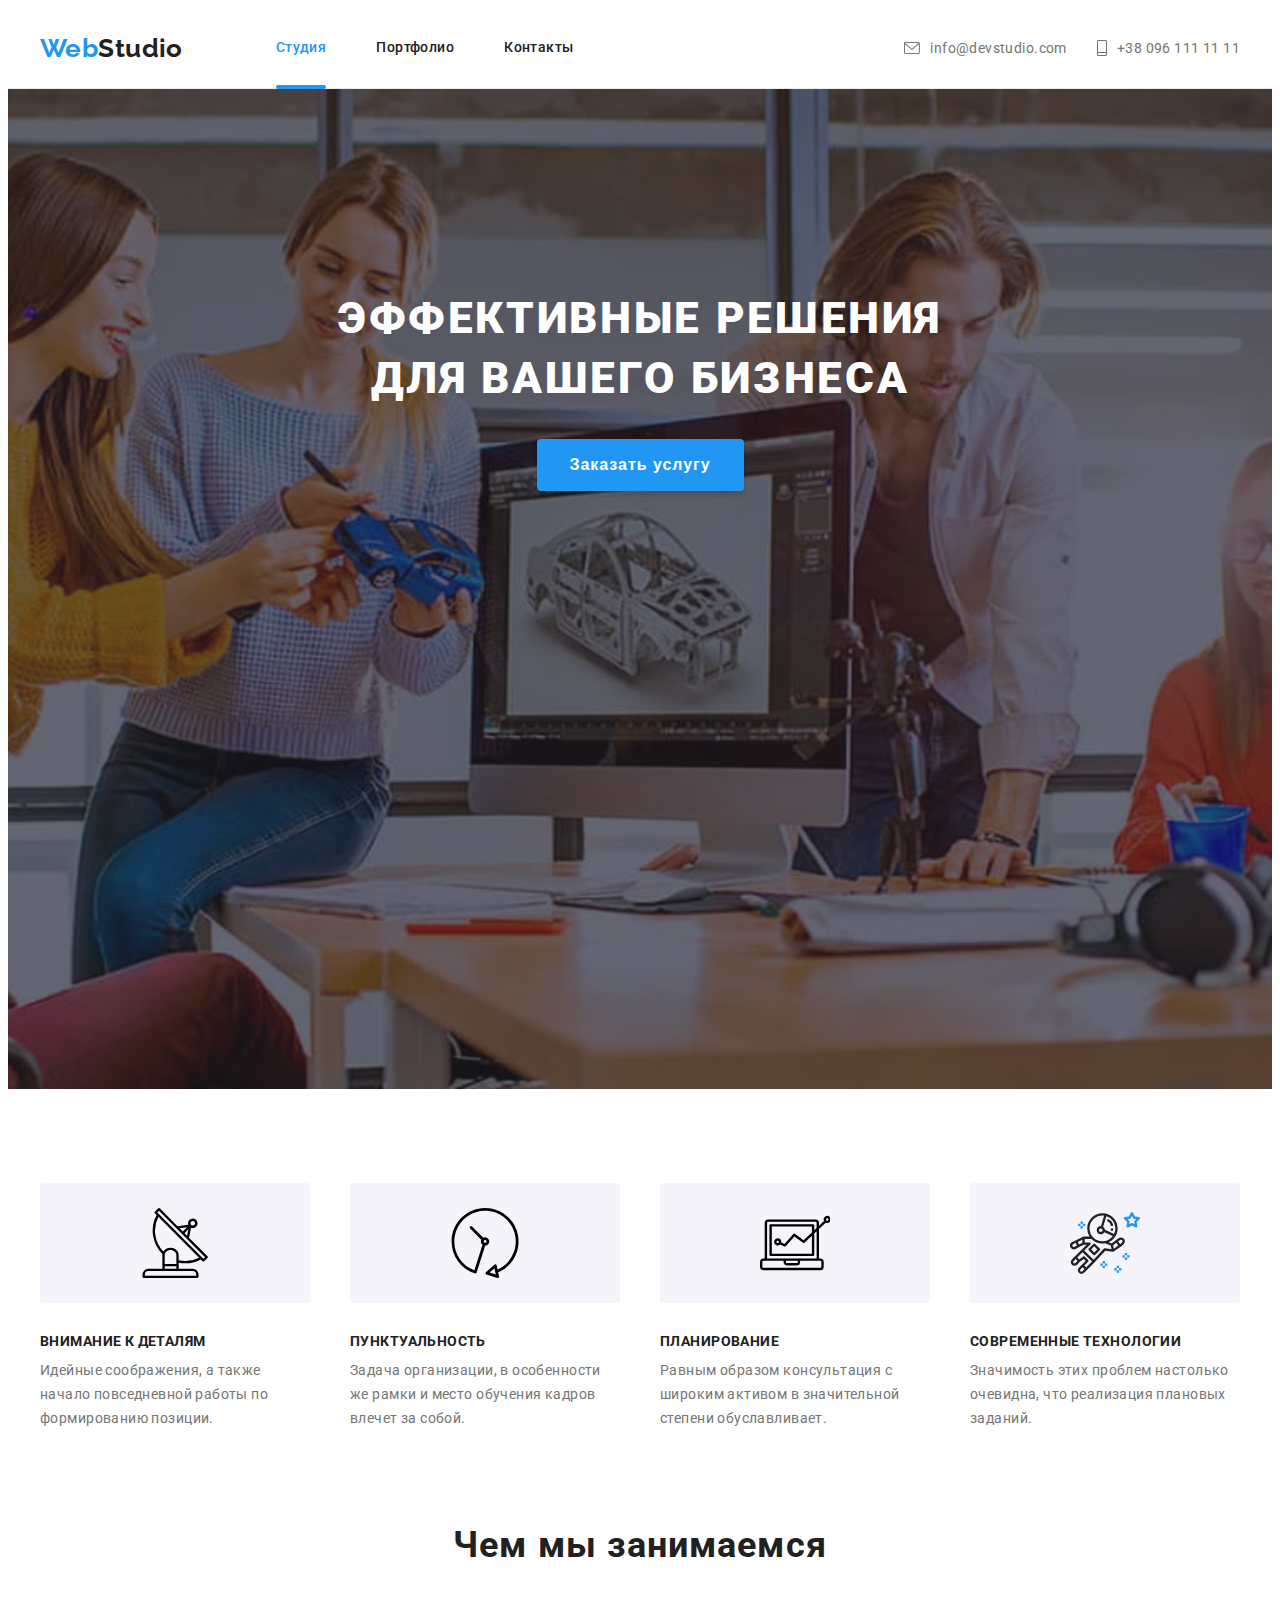
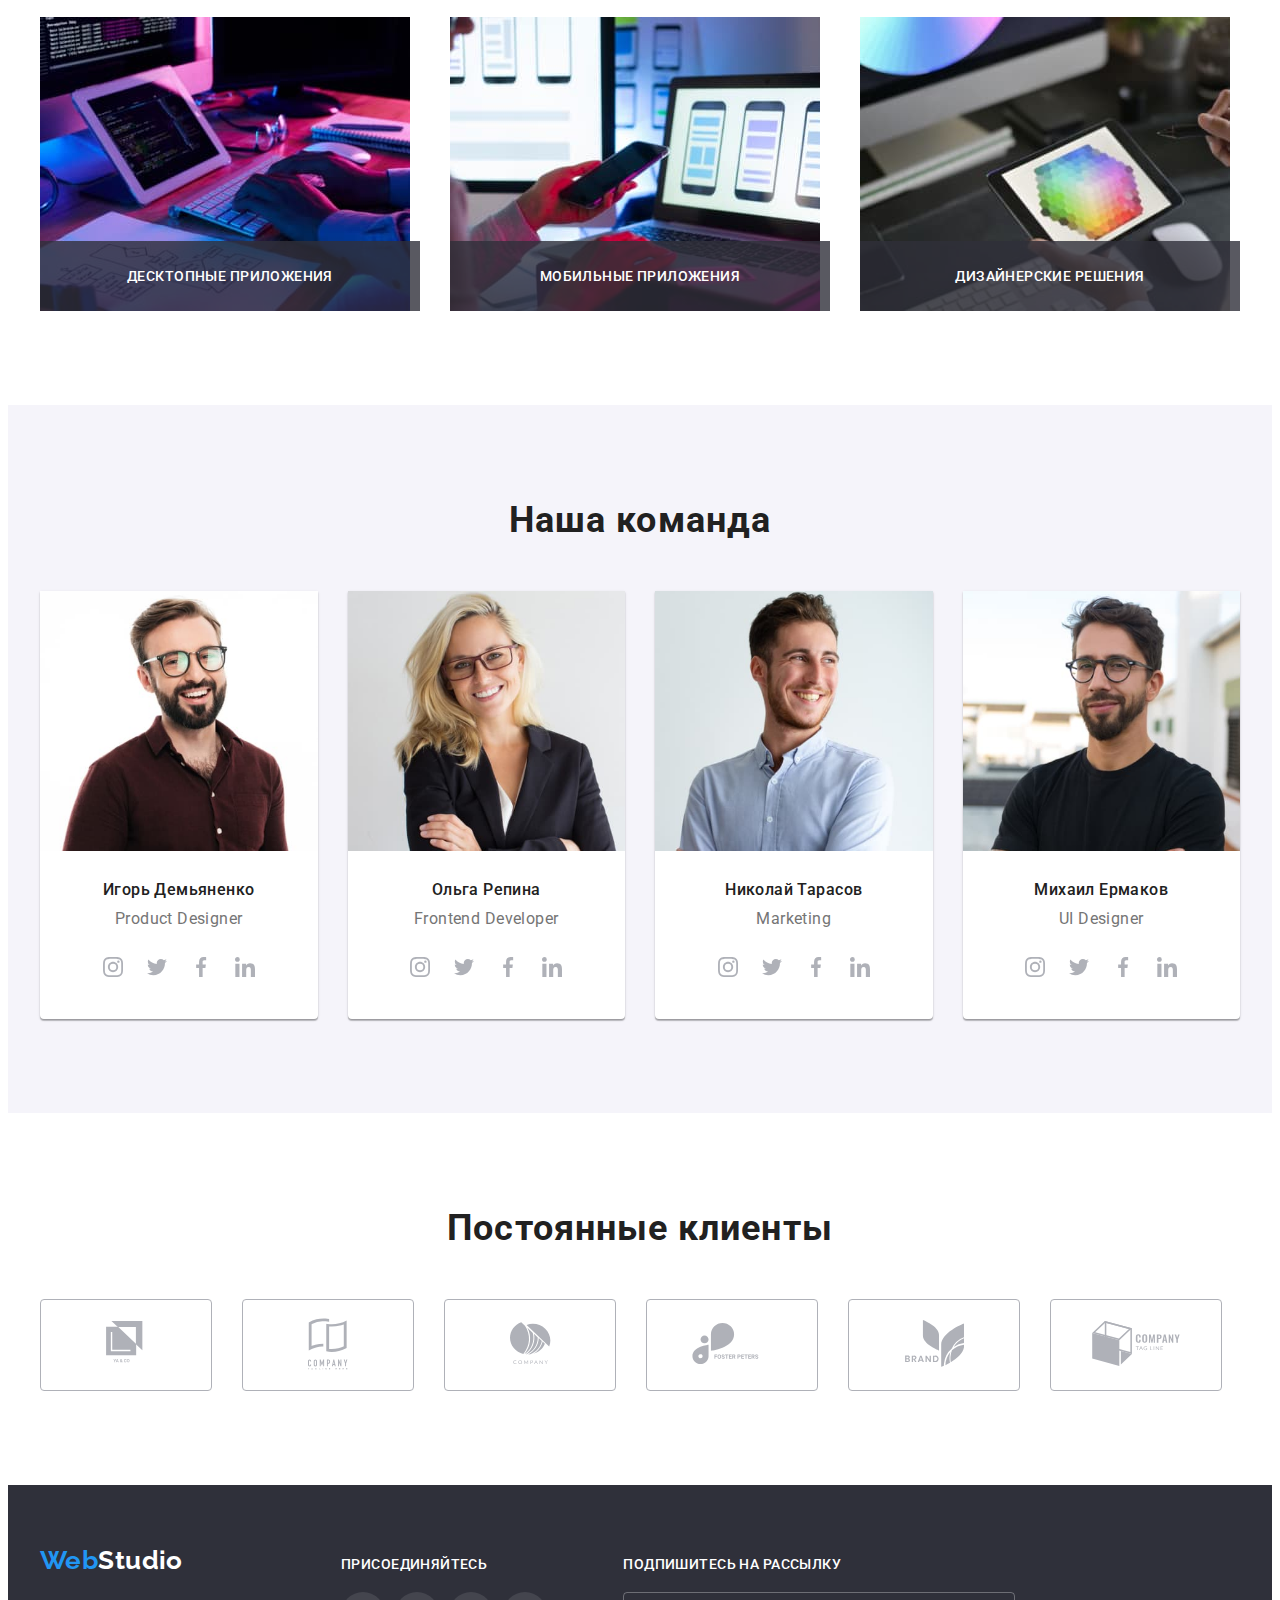
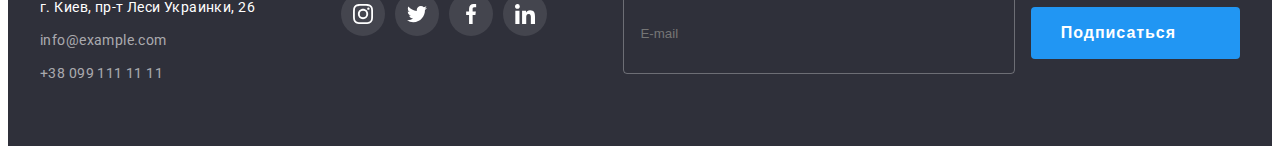
<file: index.html>
<!DOCTYPE html>
<html lang="ru">
  <head>
    <meta charset="UTF-8" />
    <meta name="viewport" content="width=device-width, initial-scale=1.0" />
    <title>Студия</title>
    <link rel="preconnect" href="https://fonts.gstatic.com" />
    <link
      href="https://fonts.googleapis.com/css2?family=Raleway:wght@700&family=Roboto:wght@400;500;700;900&display=swap"
      rel="stylesheet"
    />
    <link
      rel="stylesheet"
      href="https://cdnjs.cloudflare.com/ajax/libs/modern-normalize/1.0.0/modern-normalize.min.css"
      integrity="sha512-ISS7cAi1PEhQ8jnbJpJZMd29NlhNj4AWYyLOSp2CE/CsHxTCu+r+t0D2yoJudVrd0/8fTVPUVDzY5Tvli75u/g=="
      crossorigin="anonymous"
    />
    <link rel="stylesheet" type="text/css" href="./css/main.min.css" />
  </head>
  <body>

    <!-- Header -->

    <header class="page-header">
      <div class="container container--header">
        <nav class="header-nav">
          <a class="logo" href="./index.html">
            <span class="logo__accent">Web</span>Studio
          </a>
          <ul class="header-nav__list">
            <li class="header-nav__item">
              <a href="./index.html" class="link current">Студия</a>
            </li>

            <li class="header-nav__item">
              <a href="./portfolio.html" class="link">Портфолио</a>
            </li>

            <li class="header-nav__item">
              <a href="#footer" class="link">Контакты</a>
            </li>
          </ul>
        </nav>
        <ul class="header-contacts">
          <li class="header-contacts__item">
            <a href="mailto:info@devstudio.com" class="link link--header mail">
              <svg class="header-contacts__icon" width="16" height="12">
                <use href="./images/sprite.svg#icon-mail" />
              </svg>
              info@devstudio.com
            </a>
          </li>

          <li class="header-contacts__item">
            <a href="tel:+380961111111" class="link link--header tel">
              <svg class="header-contacts__icon" width="10" height="16">
                <use href="./images/sprite.svg#icon-phone" />
              </svg>
              +38 096 111 11 11</a
            >
          </li>
        </ul>

        <button class="btn-menu js-open-menu">
          <svg class="menu-icon" width="40" height="40">
            <use href="./images/mobile-menu.svg#icon-menu" />
          </svg>
        </button>
      </div>
    </header>

    <!-- Main -->
    <main>
      <!-- Welcome Section -->
      <section class="welcome">
        <div class="container">
          <h1 class="welcome__title">
            Эффективные решения<br />
            для вашего бизнеса
          </h1>
          <button class="btn-order btn" data-modal-open>Заказать услугу</button>
        </div>
      </section>

      <!-- Advantages Section -->
      <section class="advantages">
        <div class="container">
          <ul class="advantages__list">
            <li class="advantages__item">
              <div class="advantages__wrapper">
                <svg class="advantages__icon" width="70" height="70">
                  <use href="./images/sprite.svg#icon-plate" />
                </svg>
              </div>
              <h3 class="advantages__item--title">Внимание к деталям</h3>
              <p class="advantages__item--text">
                Идейные соображения, а также начало повседневной работы по
                формированию позиции.
              </p>
            </li>

            <li class="advantages__item">
              <div class="advantages__wrapper">
                <svg class="advantages__icon" width="70" height="70">
                  <use href="./images/sprite.svg#icon-clock" />
                </svg>
              </div>
              <h3 class="advantages__item--title">Пунктуальность</h3>
              <p class="advantages__item--text">
                Задача организации, в особенности же рамки и место обучения
                кадров влечет за собой.
              </p>
            </li>

            <li class="advantages__item">
              <div class="advantages__wrapper">
                <svg class="advantages__icon" width="70" height="70">
                  <use href="./images/sprite.svg#icon-rate" />
                </svg>
              </div>
              <h3 class="advantages__item--title">Планирование</h3>
              <p class="advantages__item--text">
                Равным образом консультация с широким активом в значительной
                степени обуславливает.
              </p>
            </li>

            <li class="advantages__item">
              <div class="advantages__wrapper">
                <svg class="advantages__icon" width="70" height="70">
                  <use href="./images/sprite.svg#icon-astronaut" />
                </svg>
              </div>
              <h3 class="advantages__item--title">Современные технологии</h3>
              <p class="advantages__item--text">
                Значимость этих проблем настолько очевидна, что реализация
                плановых заданий.
              </p>
            </li>
          </ul>
        </div>
      </section>
      
      <!-- Visuals Section -->
      <section class="visuals">
        <div class="container">
          <h2 class="visuals__title">Чем мы занимаемся</h2>
          <ul class="visuals-list">
            <li class="visuals-list__item">
              <img
                src="./images/about-1.jpg"
                srcset="
                ./images/about-1.jpg 1x,
                ./images/about-1@2x.jpg 2x"
                alt="hands on board"
                width="370"
              />
              <div class="visuals__descr">
                <h4 class="visuals__descr--title">Десктопные приложения</h4>
              </div>
            </li>

            <li class="visuals-list__item">
              <img
                src="./images/about-2.jpg"
                srcset="
                ./images/about-2.jpg 1x,
                ./images/about-2@2x.jpg 2x"
                alt="hands oh phone"
                width="370"
              />
              <div class="visuals__descr">
                <h4 class="visuals__descr--title">Мобильные приложения</h4>
              </div>
            </li>

            <li class="visuals-list__item">
              <img
                src="./images/about-3.jpg"
                srcset="
                ./images/about-3.jpg 1x,
                ./images/about-3@2x.jpg 2x"
                alt="hands on tablet"
                width="370"
              />
              <div class="visuals__descr">
                <h4 class="visuals__descr--title">Дизайнерские решения</h4>
              </div>
            </li>
          </ul>
        </div>
      </section>

      <!-- Team Section -->
      <section class="team">
        <div class="container">
          <h2 class="team__title">Наша команда</h2>
          <ul class="team-mate">

            <li class="team-mate__card">
              <div class="team-mate__thumb">
                <img
                srcset="
                ./images/team-mate-1.jpg 1x,
                ./images/team-mate-1@2x.jpg 2x"
                src="./images/team-mate-1.jpg"
                alt="teammate avatar"
              />
              </div>
              <div class="team-mate__meta">
                <h3 class="team-mate__name">Игорь Демьяненко</h3>
                <p class="team-mate__position">Product Designer</p>
                <ul class="social">
                  <li class="social__item">
                    <a href="#" class="social__link">
                      <svg class="social__icon" width="20" height="20">
                        <use href="./images/sprite.svg#icon-instagram-2" />
                      </svg>
                    </a>
                  </li>

                  <li class="social__item">
                    <a href="#" class="social__link">
                      <svg class="social__icon" width="20" height="20">
                        <use href="./images/sprite.svg#icon-twitter-1" />
                      </svg>
                    </a>
                  </li>

                  <li class="social__item">
                    <a href="#" class="social__link">
                      <svg class="social__icon" width="20" height="20">
                        <use href="./images/sprite.svg#icon-facebook-1" />
                      </svg>
                    </a>
                  </li>

                  <li class="social__item">
                    <a href="#" class="social__link">
                      <svg class="social__icon" width="20" height="20">
                        <use href="./images/sprite.svg#icon-linkedin-1" />
                      </svg>
                    </a>
                  </li>
                </ul>
              </div>
            </li>

            <li class="team-mate__card">
              <div class="team-mate__thumb">
                <img
                srcset="
                ./images/team-mate-2.jpg 1x,
                ./images/team-mate-2@2x.jpg 2x"
                src="./images/team-mate-2.jpg"
                alt="teammate avatar"
              />
              </div>
              
              <div class="team-mate__meta">
                <h3 class="team-mate__name">Ольга Репина</h3>
                <p class="team-mate__position">Frontend Developer</p>
                <ul class="social">
                  <li class="social__item">
                    <a href="#" class="social__link">
                      <svg class="social__icon" width="20" height="20">
                        <use href="./images/sprite.svg#icon-instagram-2" />
                      </svg>
                    </a>
                  </li>

                  <li class="social__item">
                    <a href="#" class="social__link">
                      <svg class="social__icon" width="20" height="20">
                        <use href="./images/sprite.svg#icon-twitter-1" />
                      </svg>
                    </a>
                  </li>

                  <li class="social__item">
                    <a href="#" class="social__link">
                      <svg class="social__icon" width="20" height="20">
                        <use href="./images/sprite.svg#icon-facebook-1" />
                      </svg>
                    </a>
                  </li>

                  <li class="social__item">
                    <a href="#" class="social__link">
                      <svg class="social__icon" width="20" height="20">
                        <use href="./images/sprite.svg#icon-linkedin-1" />
                      </svg>
                    </a>
                  </li>
                </ul>
              </div>
            </li>

            <li class="team-mate__card">
              <div class="team-mate__thumb">
                <img
                srcset="
                ./images/team-mate-3.jpg 1x,
                ./images/team-mate-3@2x.jpg 2x"
                src="./images/team-mate-3.jpg"
                alt="teammate avatar"
              />
              </div>
              
              <div class="team-mate__meta">
                <h3 class="team-mate__name">Николай Тарасов</h3>
                <p class="team-mate__position">Marketing</p>
                <ul class="social">
                  <li class="social__item">
                    <a href="#" class="social__link">
                      <svg class="social__icon" width="20" height="20">
                        <use href="./images/sprite.svg#icon-instagram-2" />
                      </svg>
                    </a>
                  </li>

                  <li class="social__item">
                    <a href="#" class="social__link">
                      <svg class="social__icon" width="20" height="20">
                        <use href="./images/sprite.svg#icon-twitter-1" />
                      </svg>
                    </a>
                  </li>

                  <li class="social__item">
                    <a href="#" class="social__link">
                      <svg class="social__icon" width="20" height="20">
                        <use href="./images/sprite.svg#icon-facebook-1" />
                      </svg>
                    </a>
                  </li>

                  <li class="social__item">
                    <a href="#" class="social__link">
                      <svg class="social__icon" width="20" height="20">
                        <use href="./images/sprite.svg#icon-linkedin-1" />
                      </svg>
                    </a>
                  </li>
                </ul>
              </div>
            </li>

            <li class="team-mate__card">
              <div class="team-mate__thumb">
                <img
                srcset="
                ./images/team-mate-4.jpg 1x,
                ./images/team-mate-4@2x.jpg 2x"
                src="./images/team-mate-4.jpg"
                alt="teammate avatar"
              />
              </div>
              
              <div class="team-mate__meta">
                <h3 class="team-mate__name">Михаил Ермаков</h3>
                <p class="team-mate__position">UI Designer</p>
                <ul class="social">
                  <li class="social__item">
                    <a href="#" class="social__link">
                      <svg class="social__icon" width="20" height="20">
                        <use href="./images/sprite.svg#icon-instagram-2" />
                      </svg>
                    </a>
                  </li>

                  <li class="social__item">
                    <a href="#" class="social__link">
                      <svg class="social__icon" width="20" height="20">
                        <use href="./images/sprite.svg#icon-twitter-1" />
                      </svg>
                    </a>
                  </li>

                  <li class="social__item">
                    <a href="#" class="social__link">
                      <svg class="social__icon" width="20" height="20">
                        <use href="./images/sprite.svg#icon-facebook-1" />
                      </svg>
                    </a>
                  </li>

                  <li class="social__item">
                    <a href="#" class="social__link">
                      <svg class="social__icon" width="20" height="20">
                        <use href="./images/sprite.svg#icon-linkedin-1" />
                      </svg>
                    </a>
                  </li>
                </ul>
              </div>
            </li>
          </ul>
        </div>
      </section>

      <!-- Clients Section -->
      <section class="clients">
        <div class="container">
          <h2 class="clients__title">Постоянные клиенты</h2>
          <ul class="clients-list">
            <li class="clients-list__item">
              <a href="#" class="clients-list__link">
                <svg class="clients-list__icon" width="44.27" height="44.23">
                  <use href="./images/sprite.svg#icon-logo-1" />
                </svg>
              </a>
            </li>

            <li class="clients-list__item">
              <a href="#" class="clients-list__link">
                <svg class="clients-list__icon" width="40" height="52">
                  <use href="./images/sprite.svg#icon-logo-2" />
                </svg>
              </a>
            </li>

            <li class="clients-list__item">
              <a href="#" class="clients-list__link">
                <svg class="clients-list__icon" width="41" height="42.6">
                  <use href="./images/sprite.svg#icon-logo-3" />
                </svg>
              </a>
            </li>

            <li class="clients-list__item">
              <a href="#" class="clients-list__link">
                <svg class="clients-list__icon" width="79.66" height="42.02">
                  <use href="./images/sprite.svg#icon-logo-4" />
                </svg>
              </a>
            </li>

            <li class="clients-list__item">
              <a href="#" class="clients-list__link">
                <svg class="clients-list__icon" width="59" height="47">
                  <use href="./images/sprite.svg#icon-logo-5" />
                </svg>
              </a>
            </li>

            <li class="clients-list__item">
              <a href="#" class="clients-list__link">
                <svg class="clients-list__icon" width="88.48" height="45.44">
                  <use href="./images/sprite.svg#icon-logo-6" />
                </svg>
              </a>
            </li>
          </ul>
        </div>
      </section>
    </main>

    <!-- Footer -->
    <footer class="page-footer" id="footer">
      <div class="container container--footer">
        <div class="footer-info">
          <a class="logo logo--footer" href="./index.html">
            <span class="logo__accent">Web</span>Studio
          </a>
          <address class="footer-info__address">
            г. Киев, пр-т Леси Украинки, 26
            <a href="mailto:info@example.com" class="link link--footer mail">
              info@example.com
            </a>
            <a href="tel:+380991111111" class="link link--footer tel"> +38 099 111 11 11 </a>
          </address>
        </div>
        <div class="footer-social">
          <h2 class="footer-social__title">Присоединяйтесь</h2>
          <ul class="social social--footer">
            <li class="social__item">
              <a href="#" class="social__link social__link--footer">
                <svg class="social__icon social__icon--footer" width="20" height="20">
                  <use href="./images/sprite.svg#icon-instagram-2" />
                </svg>
              </a>
            </li>

            <li class="social__item">
              <a href="#" class="social__link social__link--footer">
                <svg class="social__icon social__icon--footer" width="20" height="20">
                  <use href="./images/sprite.svg#icon-twitter-1" />
                </svg>
              </a>
            </li>

            <li class="social__item">
              <a href="#" class="social__link social__link--footer">
                <svg class="social__icon social__icon--footer" width="20" height="20">
                  <use href="./images/sprite.svg#icon-facebook-1" />
                </svg>
              </a>
            </li>

            <li class="social__item">
              <a href="#" class="social__link social__link--footer">
                <svg class="social__icon social__icon--footer" width="20" height="20">
                  <use href="./images/sprite.svg#icon-linkedin-1" />
                </svg>
              </a>
            </li>
          </ul>
        </div>

        <form class="footer-form">
          <h2 class="footer-form__title">Подпишитесь на рассылку</h2>

          <label class="footer-form__label">
            <input
              class="form-input modal__form-input--footer"
              type="email"
              name="mail"
              placeholder="E-mail"
            />
          </label>

          <button class="btn btn-subscribe" type="submit" >
            Подписаться<svg class="subscribe-icon" width="24" height="24">
              <use href="./images/sprite2.svg#icon-icon-send" />
            </svg>
          </button>
        </form>
      </div>
    </footer>

    <!-- Backdrop -->

    <div class="backdrop backdrop__is-hidden" data-modal>
      <div class="modal">
        <button class="btn-close" data-modal-close>
          <svg class="close-icon" width="18" height="18">
            <use href="./images/sprite2.svg#icon-close-black" />
          </svg>
        </button>
        <div class="modal-content">
          <h3 class="modal-content__title">Оставьте свои данные, мы вам перезвоним</h3>
          <form class="modal-form">
            <div class="modal-form__field">
              <label class="modal-form__label" for="user-name">Имя</label>
              <div class="modal-form__input--wrapper">
                <input
                  class="modal-form__input"
                  type="text"
                  name="user-name"
                  id="user-name"
                />
                <svg class="input-icon" width="18" height="18">
                  <use href="./images/sprite2.svg#icon-person-black" />
                </svg>
              </div>
            </div>

            <div class="modal-form__field">
              <label class="modal-form__label" for="tel">Телефон</label>
              <div class="modal-form__input--wrapper">
                <input class="modal-form__input" type="tel" name="tel" id="tel" />
                <svg class="input-icon" width="18" height="18">
                  <use href="./images/sprite2.svg#icon-phone-black" />
                </svg>
              </div>
            </div>

            <div class="modal-form__field">
              <label class="modal-form__label" for="mail">Почта</label>
              <div class="modal-form__input--wrapper">
                <input class="modal-form__input" type="email" name="mail" id="mail" />
                <svg class="input-icon" width="18" height="18">
                  <use href="./images/sprite2.svg#icon-email-black" />
                </svg>
              </div>
            </div>

            <div class="modal-form__field">
              <label class="modal-form__label" for="comment">Комментарий</label>
              <textarea
                class="modal-form__comment"
                name="comment"
                id="comment"
                placeholder="Введите текст"
              ></textarea>
            </div>

            <div class="modal-form__field checkbox">
              <label class="modal-form__label checkbox__label">
                <input
                  class="checkbox__input visually-hidden"
                  type="checkbox"
                  name="conditions"
                  value="conditions submited"
                />
                <svg class="checkbox-icon" width="16" height="15">
                  <use href="./images/icon-check.svg#" />
                </svg>
                Соглашаюсь с рассылкой и принимаю

                <a href="#" class="checkbox__link"> Условия договора </a>
              </label>
            </div>
            <div class="modal-form__submit">
              <button class="btn btn-form" type="submit">Отправить</button>
            </div>
          </form>
        </div>
      </div>
    </div>

    <!-- Header mobile menu -->

    <div class="menu-container js-menu-container">
      <button class="btn-menu js-close-menu">
        <svg class="close-icon--mobile" width="40" height="40">
          <use href="./images/mobile-menu.svg#icon-close" />
        </svg>
      </button>

      <ul class="mobile-nav__list">
        <li class="mobile-nav__item">
          <a href="./index.html" class="link current">Студия</a>
        </li>

        <li class="mobile-nav__item">
          <a href="./portfolio.html" class="link">Портфолио</a>
        </li>

        <li class="mobile-nav__item">
          <a href="#footer" class="link">Контакты</a>
        </li>
      </ul>

      <div class="links-wrapper">
        <ul class="header-contacts--mobile">
          <li class="header-contacts__item">
            <a href="tel:+380961111111" class="link link--mobile tel">
              +38 096 111 11 11
            </a>
          </li>

          <li class="header-contacts__item">
            <a href="mailto:info@devstudio.com" class="link link--mobile mail">
              info@devstudio.com
            </a>
          </li>
        </ul>

        <ul class="mobile-social">
          <li class="mobile-social__item mobile-social__item--line">
            <a href="#" class="mobile-social__link">
              Instagram
            </a>
          </li>
  
          <li class="mobile-social__item mobile-social__item--line ">
            <a href="#" class="mobile-social__link">
              Twitter
            </a>
          </li>
  
          <li class="mobile-social__item mobile-social__item--line">
            <a href="#" class="mobile-social__link">
              Facebook
            </a>
          </li>
  
          <li class="mobile-social__item">
            <a href="#" class="mobile-social__link">
              LinkedIn
            </a>
          </li>
        </ul>
      </div>
    </div>

    <script src="./js/modal.js"></script>
    <script src="./js/mobile-menu.js"></script>
  </body>
</html>
</file>
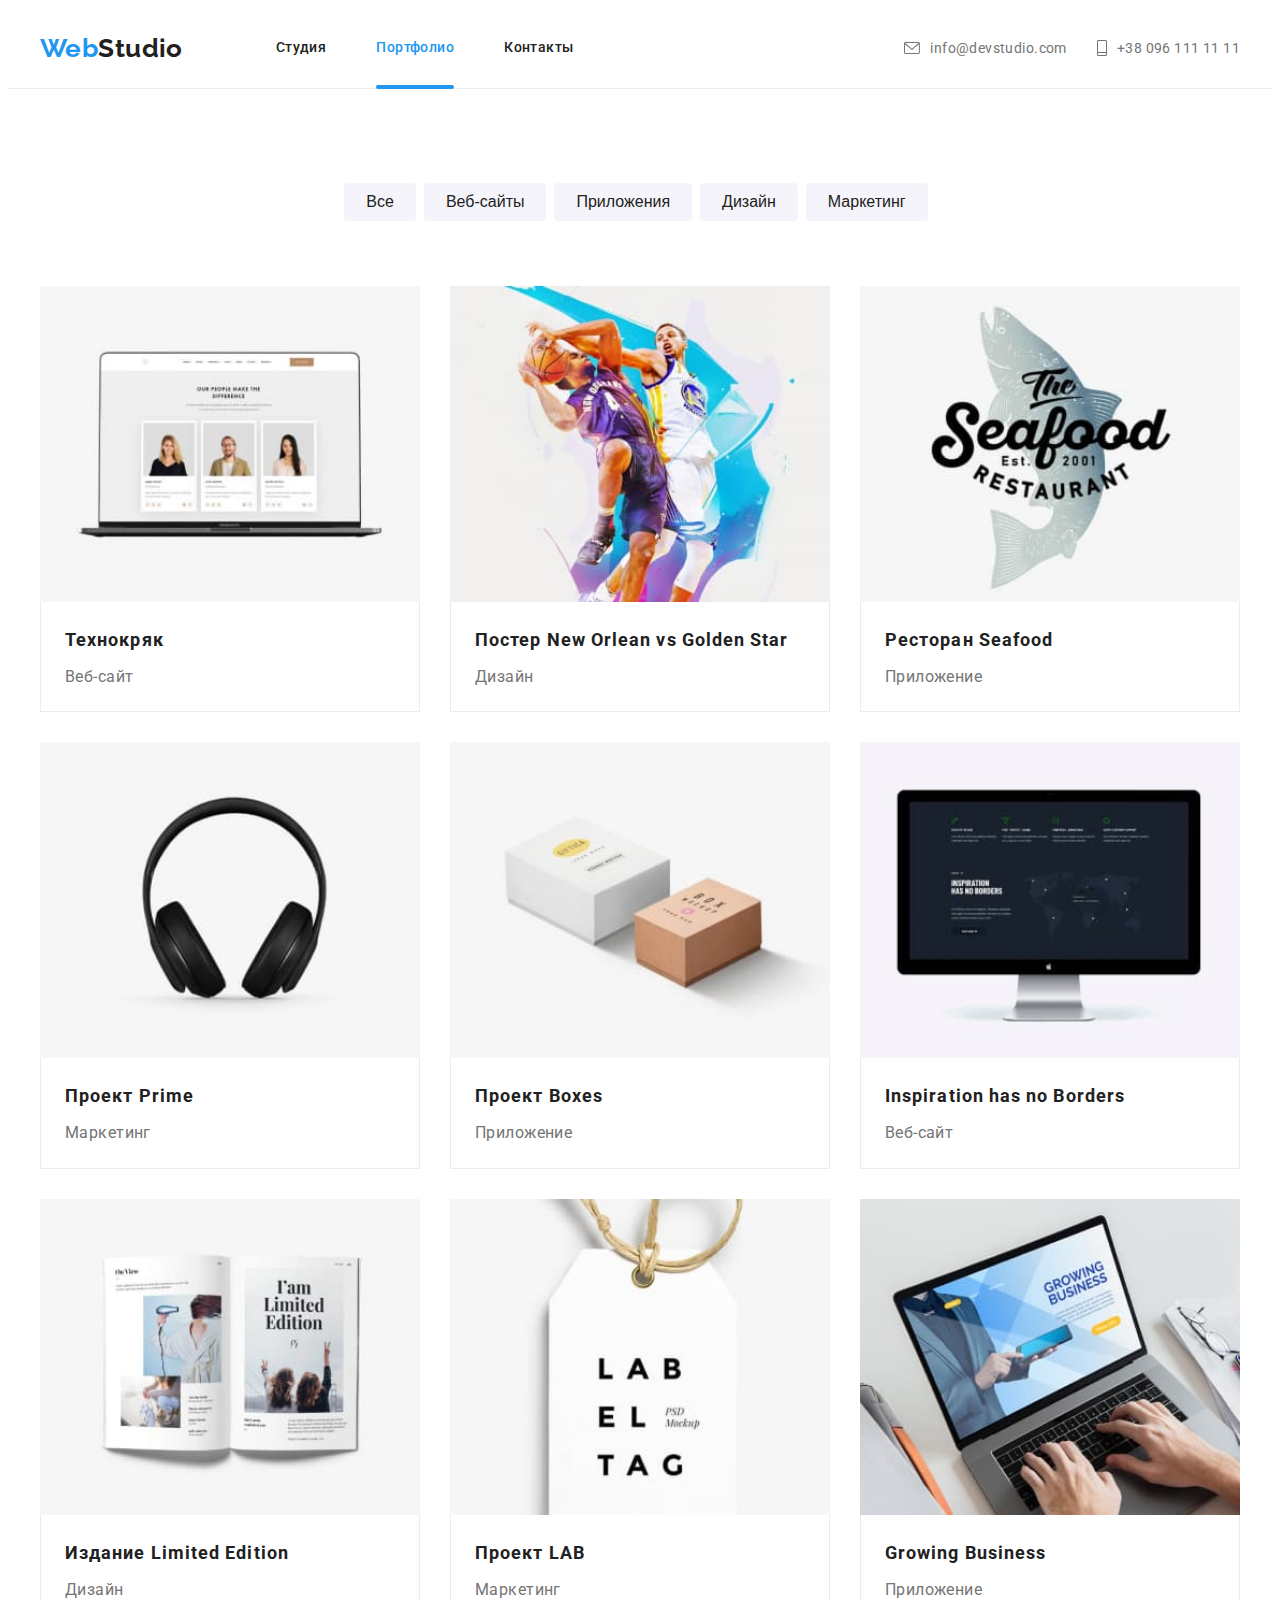
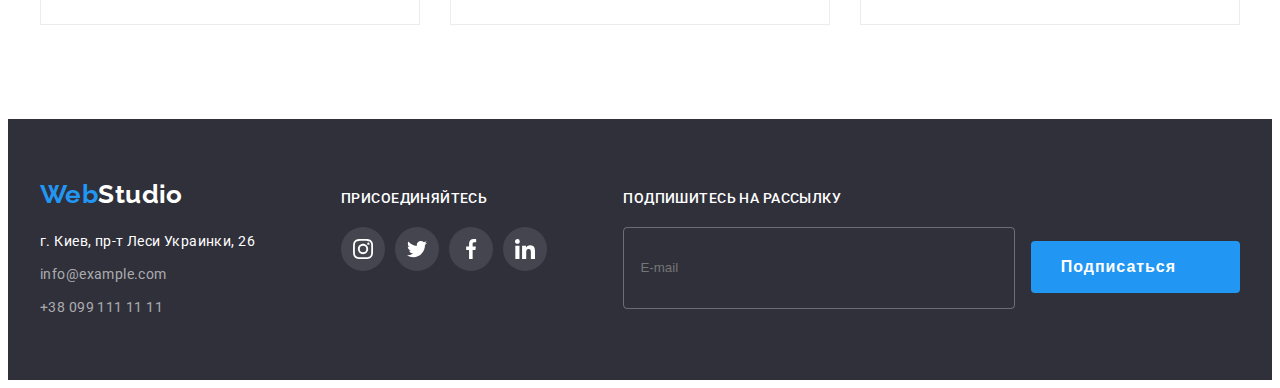
<file: portfolio.html>
<!DOCTYPE html>
<html lang="ru">
  <head>
    <meta charset="UTF-8" />
    <meta name="viewport" content="width=device-width, initial-scale=1.0" />
    <title>Портфолио</title>
    <link rel="preconnect" href="https://fonts.gstatic.com" />
    <link
      href="https://fonts.googleapis.com/css2?family=Raleway:wght@700&family=Roboto:wght@400;500;700;900&display=swap"
      rel="stylesheet"
    />
    <link
      rel="stylesheet"
      href="https://cdnjs.cloudflare.com/ajax/libs/modern-normalize/1.0.0/modern-normalize.min.css"
      integrity="sha512-ISS7cAi1PEhQ8jnbJpJZMd29NlhNj4AWYyLOSp2CE/CsHxTCu+r+t0D2yoJudVrd0/8fTVPUVDzY5Tvli75u/g=="
      crossorigin="anonymous"
    />
    <link rel="stylesheet" type="text/css" href="./css/main.min.css" />
  </head>
  <body>

    <!-- Header -->

    <header class="page-header">
      <div class="container container--header">
        <nav class="header-nav">
          <a class="logo" href="./index.html">
            <span class="logo__accent">Web</span>Studio
          </a>
          <ul class="header-nav__list">
            <li class="header-nav__item">
              <a href="./index.html" class="link">Студия</a>
            </li>

            <li class="header-nav__item">
              <a href="./portfolio.html" class="link current">Портфолио</a>
            </li>

            <li class="header-nav__item">
              <a href="#footer" class="link">Контакты</a>
            </li>
          </ul>
        </nav>
        <ul class="header-contacts">
          <li class="header-contacts__item">
            <a href="mailto:info@devstudio.com" class="link link--header mail">
              <svg class="header-contacts__icon" width="16" height="12">
                <use href="./images/sprite.svg#icon-mail" />
              </svg>
              info@devstudio.com
            </a>
          </li>

          <li class="header-contacts__item">
            <a href="tel:+380961111111" class="link link--header tel">
              <svg class="header-contacts__icon" width="10" height="16">
                <use href="./images/sprite.svg#icon-phone" />
              </svg>
              +38 096 111 11 11</a
            >
          </li>
        </ul>

        <button class="btn-menu js-open-menu">
          <svg class="menu-icon" width="40" height="40">
            <use href="./images/mobile-menu.svg#icon-menu" />
          </svg>
        </button>
      </div>
    </header>

    <!-- Main -->

    <main>

      <!-- Poprtfolio section -->

      <section class="portfolio">
        <div class="container">
          <h1 class="visually-hidden">Portfolio</h1>

          <!-- Filter buttons list -->
          <ul class="filter">
            <li class="filter__item">
              <button class="btn-filter">Все</button>
            </li>

            <li class="filter__item">
              <button class="btn-filter">Веб-сайты</button>
            </li>

            <li class="filter__item">
              <button class="btn-filter">Приложения</button>
            </li>

            <li class="filter__item">
              <button class="btn-filter">Дизайн</button>
            </li>

            <li class="filter__item">
              <button class="btn-filter">Маркетинг</button>
            </li>
          </ul>

          <!-- Projects list -->
          <ul class="portfolio-list">
            <li class="portfolio-list__item">
              <a class="portfolio-list__link" href="">
                <div class="thumb">
                  <img
                    class="item-image"
                    srcset="
                    ./images/portfolio/technocrack.jpg 1x,
                    ./images/portfolio/technocrack@2x.jpg 2x"
                    src="./images/portfolio/technocrack.jpg"
                    alt="Технокряк"
                    width="370"
                  />
                  <div class="thumb__descr">
                    <p class="thumb__descr--text">
                      Технокряк это современная площадка распространения
                      коронавируса. Компании используют эту платформу для
                      цифрового шпионажа и атак на защищённые сервера
                      конкурентов.
                    </p>
                  </div>
                </div>

                <div class="text-wrapper">
                  <h2 class="portfolio-list__item--title">Технокряк</h2>
                  <p class="portfolio-list__item--subtitle">Веб-сайт</p>
                </div>
              </a>
            </li>

            <li class="portfolio-list__item">
              <a class="portfolio-list__link" href="">
                <div class="thumb">
                  <img
                    class="item-image"
                    srcset="
                    ./images/portfolio/no-vs-gs.jpg 1x,
                    ./images/portfolio/no-vs-gs@2x.jpg 2x"
                    src="./images/portfolio/no-vs-gs.jpg"
                    alt="New Orlean vs Golden Star"
                    width="370"
                  />
                  <div class="thumb__descr">
                    <p class="thumb__descr--text">
                      Технокряк это современная площадка распространения
                      коронавируса. Компании используют эту платформу для
                      цифрового шпионажа и атак на защищённые сервера
                      конкурентов.
                    </p>
                  </div>
                </div>

                <div class="text-wrapper">
                  <h2 class="portfolio-list__item--title">
                    Постер New Orlean vs Golden Star
                  </h2>
                  <p class="portfolio-list__item--subtitle">Дизайн</p>
                </div>
              </a>
            </li>

            <li class="portfolio-list__item">
              <a class="portfolio-list__link" href="">
                <div class="thumb">
                  <img
                    class="item-image"
                    srcset="
                    ./images/portfolio/seafood.jpg 1x,
                    ./images/portfolio/seafood@2x.jpg 2x"
                    src="./images/portfolio/seafood.jpg"
                    alt="Ресторан Seafood"
                    width="370"
                  />
                  <div class="thumb__descr">
                    <p class="thumb__descr--text">
                      Технокряк это современная площадка распространения
                      коронавируса. Компании используют эту платформу для
                      цифрового шпионажа и атак на защищённые сервера
                      конкурентов.
                    </p>
                  </div>
                </div>

                <div class="text-wrapper">
                  <h2 class="portfolio-list__item--title">Ресторан Seafood</h2>
                  <p class="portfolio-list__item--subtitle">Приложение</p>
                </div>
              </a>
            </li>

            <li class="portfolio-list__item">
              <a class="portfolio-list__link" href="">
                <div class="thumb">
                  <img
                    class="item-image"
                    srcset="
                    ./images/portfolio/prime.jpg 1x,
                    ./images/portfolio/prime@2x.jpg 2x"
                    src="./images/portfolio/prime.jpg"
                    alt="Проект Prime"
                    width="370"
                  />
                  <div class="thumb__descr">
                    <p class="thumb__descr--text">
                      Технокряк это современная площадка распространения
                      коронавируса. Компании используют эту платформу для
                      цифрового шпионажа и атак на защищённые сервера
                      конкурентов.
                    </p>
                  </div>
                </div>

                <div class="text-wrapper">
                  <h2 class="portfolio-list__item--title">Проект Prime</h2>
                  <p class="portfolio-list__item--subtitle">Маркетинг</p>
                </div>
              </a>
            </li>

            <li class="portfolio-list__item">
              <a class="portfolio-list__link" href="">
                <div class="thumb">
                  <img
                    class="item-image"
                    srcset="
                    ./images/portfolio/boxes.jpg 1x,
                    ./images/portfolio/boxes@2x.jpg 2x"
                    src="./images/portfolio/boxes.jpg"
                    alt="Проект Boxes"
                    width="370"
                  />
                  <div class="thumb__descr">
                    <p class="thumb__descr--text">
                      Технокряк это современная площадка распространения
                      коронавируса. Компании используют эту платформу для
                      цифрового шпионажа и атак на защищённые сервера
                      конкурентов.
                    </p>
                  </div>
                </div>

                <div class="text-wrapper">
                  <h2 class="portfolio-list__item--title">Проект Boxes</h2>
                  <p class="portfolio-list__item--subtitle">Приложение</p>
                </div>
              </a>
            </li>

            <li class="portfolio-list__item">
              <a class="portfolio-list__link" href="">
                <div class="thumb">
                  <img
                    class="item-image"
                    srcset="
                    ./images/portfolio/no-borders.jpg 1x,
                    ./images/portfolio/no-borders@2x.jpg 2x"
                    src="./images/portfolio/no-borders.jpg"
                    alt="Inspiration has no Borders"
                    width="370"
                  />
                  <div class="thumb__descr">
                    <p class="thumb__descr--text">
                      Технокряк это современная площадка распространения
                      коронавируса. Компании используют эту платформу для
                      цифрового шпионажа и атак на защищённые сервера
                      конкурентов.
                    </p>
                  </div>
                </div>

                <div class="text-wrapper">
                  <h2 class="portfolio-list__item--title">
                    Inspiration has no Borders
                  </h2>
                  <p class="portfolio-list__item--subtitle">Веб-сайт</p>
                </div>
              </a>
            </li>

            <li class="portfolio-list__item">
              <a class="portfolio-list__link" href="">
                <div class="thumb">
                  <img
                    class="item-image"
                    srcset="
                    ./images/portfolio/limited-edition.jpg 1x,
                    ./images/portfolio/limited-edition@2x.jpg 2x"
                    src="./images/portfolio/limited-edition.jpg"
                    alt="Издание Limited Edition"
                    width="370"
                  />
                  <div class="thumb__descr">
                    <p class="thumb__descr--text">
                      Технокряк это современная площадка распространения
                      коронавируса. Компании используют эту платформу для
                      цифрового шпионажа и атак на защищённые сервера
                      конкурентов.
                    </p>
                  </div>
                </div>

                <div class="text-wrapper">
                  <h2 class="portfolio-list__item--title">Издание Limited Edition</h2>
                  <p class="portfolio-list__item--subtitle">Дизайн</p>
                </div>
              </a>
            </li>

            <li class="portfolio-list__item">
              <a class="portfolio-list__link" href="">
                <div class="thumb">
                  <img
                    class="item-image"
                    srcset="
                    ./images/portfolio/lab.jpg 1x,
                    ./images/portfolio/lab@2x.jpg 2x"
                    src="./images/portfolio/lab.jpg"
                    alt="Проект LAB"
                    width="370"
                  />
                  <div class="thumb__descr">
                    <p class="thumb__descr--text">
                      Технокряк это современная площадка распространения
                      коронавируса. Компании используют эту платформу для
                      цифрового шпионажа и атак на защищённые сервера
                      конкурентов.
                    </p>
                  </div>
                </div>

                <div class="text-wrapper">
                  <h2 class="portfolio-list__item--title">Проект LAB</h2>
                  <p class="portfolio-list__item--subtitle">Маркетинг</p>
                </div>
              </a>
            </li>

            <li class="portfolio-list__item">
              <a class="portfolio-list__link" href="">
                <div class="thumb">
                  <img
                    class="item-image"
                    srcset="
                    ./images/portfolio/growing-business.jpg 1x,
                    ./images/portfolio/growing-business@2x.jpg 2x"
                    src="./images/portfolio/growing-business.jpg"
                    alt="Growing Business"
                    width="370"
                  />
                  <div class="thumb__descr">
                    <p class="thumb__descr--text">
                      Технокряк это современная площадка распространения
                      коронавируса. Компании используют эту платформу для
                      цифрового шпионажа и атак на защищённые сервера
                      конкурентов.
                    </p>
                  </div>
                </div>
                <div class="text-wrapper">
                  <h2 class="portfolio-list__item--title">Growing Business</h2>
                  <p class="portfolio-list__item--subtitle">Приложение</p>
                </div>
              </a>
            </li>
          </ul>
        </div>
      </section>
    </main>

    <!-- Footer -->

    <footer class="page-footer" id="footer">
      <div class="container container--footer">
        <div class="footer-info">
          <a class="logo logo--footer" href="./index.html">
            <span class="logo__accent">Web</span>Studio
          </a>
          <address class="footer-info__address">
            г. Киев, пр-т Леси Украинки, 26
            <a href="mailto:info@example.com" class="link link--footer mail">
              info@example.com
            </a>
            <a href="tel:+380991111111" class="link link--footer tel"> +38 099 111 11 11 </a>
          </address>
        </div>
        <div class="footer-social">
          <h2 class="footer-social__title">Присоединяйтесь</h2>
          <ul class="social social--footer">
            <li class="social__item">
              <a href="#" class="social__link social__link--footer">
                <svg class="social__icon social__icon--footer" width="20" height="20">
                  <use href="./images/sprite.svg#icon-instagram-2" />
                </svg>
              </a>
            </li>

            <li class="social__item">
              <a href="#" class="social__link social__link--footer">
                <svg class="social__icon social__icon--footer" width="20" height="20">
                  <use href="./images/sprite.svg#icon-twitter-1" />
                </svg>
              </a>
            </li>

            <li class="social__item">
              <a href="#" class="social__link social__link--footer">
                <svg class="social__icon social__icon--footer" width="20" height="20">
                  <use href="./images/sprite.svg#icon-facebook-1" />
                </svg>
              </a>
            </li>

            <li class="social__item">
              <a href="#" class="social__link social__link--footer">
                <svg class="social__icon social__icon--footer" width="20" height="20">
                  <use href="./images/sprite.svg#icon-linkedin-1" />
                </svg>
              </a>
            </li>
          </ul>
        </div>

        <form class="footer-form">
          <h2 class="footer-form__title">Подпишитесь на рассылку</h2>

          <label class="footer-form__label">
            <input
              class="form-input modal__form-input--footer"
              type="email"
              name="mail"
              placeholder="E-mail"
            />
          </label>

          <button class="btn btn-subscribe" type="submit" >
            Подписаться<svg class="subscribe-icon" width="24" height="24">
              <use href="./images/sprite2.svg#icon-icon-send" />
            </svg>
          </button>
        </form>
      </div>
    </footer>

    <!-- Header mobile menu -->
    <div class="menu-container js-menu-container">
      <button class="btn-menu js-close-menu">
        <svg class="close-icon--mobile" width="40" height="40">
          <use href="./images/mobile-menu.svg#icon-close" />
        </svg>
      </button>

      <ul class="mobile-nav__list">
        <li class="mobile-nav__item">
          <a href="./index.html" class="link">Студия</a>
        </li>

        <li class="mobile-nav__item">
          <a href="./portfolio.html" class="link current">Портфолио</a>
        </li>

        <li class="mobile-nav__item">
          <a href="#footer" class="link">Контакты</a>
        </li>
      </ul>

      <div class="links-wrapper">
        <ul class="header-contacts--mobile">
          <li class="header-contacts__item">
            <a href="tel:+380961111111" class="link link--mobile tel">
              +38 096 111 11 11
            </a>
          </li>

          <li class="header-contacts__item">
            <a href="mailto:info@devstudio.com" class="link link--mobile mail">
              info@devstudio.com
            </a>
          </li>
        </ul>

        <ul class="mobile-social">
          <li class="mobile-social__item mobile-social__item--line">
            <a href="#" class="mobile-social__link">
              Instagram
            </a>
          </li>
  
          <li class="mobile-social__item mobile-social__item--line ">
            <a href="#" class="mobile-social__link">
              Twitter
            </a>
          </li>
  
          <li class="mobile-social__item mobile-social__item--line">
            <a href="#" class="mobile-social__link">
              Facebook
            </a>
          </li>
  
          <li class="mobile-social__item">
            <a href="#" class="mobile-social__link">
              LinkedIn
            </a>
          </li>
        </ul>
      </div>
    </div>

    <script src="./js/mobile-menu.js"></script>
  </body>
</html>
</file>
<file: css/main.min.css>
:root{--bg-color-main: #fff;--bg-color-secondary: #f5f4fa;--bg-color-dark: #2f303a;--font-color-main: #212121;--font-color-secondary: #757575;--font-color-white: #fff;--font-color-black: #000;--accent-color: #2196f3;--accent-color-op09: rgba(33, 149, 243, 0.9);--bg-colour-button-hover: #188ce8;--border-color: #ececec;--social-link-color: #afb1b8;--btn-boxshadow-color: rgba(0, 0, 0, 0.15);--placeholder-color: rgba(117, 117, 117, 0.5);--team-mate-box-shadow: 0px 1px 3px rgba(0, 0, 0, 0.12),
      0px 1px 1px rgba(0, 0, 0, 0.14), 0px 2px 1px rgba(0, 0, 0, 0.2);--card-box-shadow: 0px 1px 1px rgba(0, 0, 0, 0.12),
      0px 4px 4px rgba(0, 0, 0, 0.06), 1px 4px 6px rgba(0, 0, 0, 0.16);--transparent-links: rgba(255, 255, 255, 0.6);--item-set-gap: 30px;--transparent-items: rgba(47, 48, 58, 0.8);--backdrop-op02: rgba(0, 0, 0, 0.2);--timing-fn: cubic-bezier(0.4, 0, 0.2, 1);--transiton-duration-time: 250ms}.btn-menu,.close-icon--mobile,.social__link,.social__icon,.link,.clients-list__item,.clients-list__icon,.btn-filter,.portfolio-list__link,.thumb__descr--text,.portfolio-list__link:hover .thumb__descr--text,.portfolio-list__link:focus .thumb__descr--text,.modal-form__input,.modal-form__comment,.input-icon,.checkbox-icon,.btn-form,.backdrop,.backdrop__is-hidden,.close-icon{-webkit-transition-duration:var(--transiton-duration-time);transition-duration:var(--transiton-duration-time);-webkit-transition-timing-function:var(--timing-fn);transition-timing-function:var(--timing-fn)}ul,li{list-style-type:none;padding:0;margin:0}a{text-decoration:none;color:inherit}h1,h2,h3,h4,h5,h6,p{font-size:inherit;font-weight:400;margin-top:0;margin-bottom:0;-webkit-margin-before:0;margin-block-start:0;-webkit-margin-after:0;margin-block-end:0}img{display:block;max-width:100%;height:auto}button{padding:0}body{font-family:'Roboto', sans-serif;font-style:normal;font-weight:400;font-size:14px;letter-spacing:0.03em;color:var(--font-color-main);background-color:var(--bg-color-main)}.container{max-width:480px;min-width:320px;margin:0 auto;padding:0 15px}@media (min-width: 768px){.container{max-width:768px}}@media (min-width: 1200px){.container{max-width:1200px}}.container--header{display:-webkit-box;display:-ms-flexbox;display:flex;-webkit-box-pack:justify;-ms-flex-pack:justify;justify-content:space-between;padding:10px 15px}@media screen and (min-width: 768px){.container--header{padding:0px 15px}}@media screen and (min-width: 768px){.container--footer{display:-webkit-box;display:-ms-flexbox;display:flex;-ms-flex-wrap:wrap;flex-wrap:wrap;-ms-flex-pack:distribute;justify-content:space-around}}@media screen and (min-width: 1200px){.container--footer{display:-webkit-box;display:-ms-flexbox;display:flex;-webkit-box-align:baseline;-ms-flex-align:baseline;align-items:baseline}}.visually-hidden{position:absolute;width:1px;height:1px;margin:-1px;border:0;padding:0;white-space:nowrap;-webkit-clip-path:inset(100%);clip-path:inset(100%);clip:rect(0 0 0 0);overflow:hidden}.logo{font-family:'Raleway', sans-serif;font-style:normal;font-weight:700;font-size:26px;line-height:1.19;text-decoration:none}.logo--footer{color:var(--font-color-white)}.logo__accent{color:var(--accent-color)}.btn{display:-webkit-inline-box;display:-ms-inline-flexbox;display:inline-flex;padding-top:10px;padding-bottom:10px;font-weight:700;font-size:16px;line-height:1.875;text-align:center;letter-spacing:0.06em;color:var(--font-color-white);background-color:var(--accent-color);border:1px solid transparent;border-radius:4px;cursor:pointer}.btn-order{margin:30px 0 0;padding-left:32px;padding-right:32px;-webkit-box-shadow:0px 4px 4px var(--btn-boxshadow-color);box-shadow:0px 4px 4px var(--btn-boxshadow-color)}.btn-subscribe{display:inline-block;-webkit-box-align:center;-ms-flex-align:center;align-items:center;padding:10px 29px}@media screen and (min-width: 1200px){.btn-subscribe{margin-left:12px}}.subscribe-icon{margin-left:10px;vertical-align:middle;fill:var(--font-color-white)}.menu-container .btn-menu{position:absolute;top:10px;right:15px}.btn-menu{height:40px;width:40px;display:-webkit-box;display:-ms-flexbox;display:flex;-webkit-box-align:center;-ms-flex-align:center;align-items:center;-webkit-box-pack:center;-ms-flex-pack:center;justify-content:center;background-color:transparent;cursor:pointer;border:none;-webkit-transition-property:fill;transition-property:fill}@media (min-width: 768px){.btn-menu{display:none}}.btn-menu:hover,.btn-menu:focus{fill:var(--accent-color);-webkit-filter:drop-shadow(0px 4px 4px rgba(0,0,0,0.25));filter:drop-shadow(0px 4px 4px rgba(0,0,0,0.25))}.close-icon--mobile:hover,.close-icon--mobile:focus{color:var(--accent-color)}.social{margin-top:16px;display:-webkit-box;display:-ms-flexbox;display:flex;-webkit-box-pack:center;-ms-flex-pack:center;justify-content:center}.social--footer{margin-top:20px}@media screen and (min-width: 1200px){.social--footer{-ms-flex-pack:distribute;justify-content:space-around}}.social__item{display:-webkit-box;display:-ms-flexbox;display:flex;-webkit-box-pack:center;-ms-flex-pack:center;justify-content:center;-webkit-box-align:center;-ms-flex-align:center;align-items:center}.social__link{width:44px;height:44px;display:-webkit-box;display:-ms-flexbox;display:flex;-webkit-box-pack:center;-ms-flex-pack:center;justify-content:center;-webkit-box-align:center;-ms-flex-align:center;align-items:center;border-radius:50%;background-color:transparent;-webkit-transition-property:background-color;transition-property:background-color}.social__link:hover,.social__link:focus{background-color:var(--accent-color)}.social__link--footer{margin-right:10px;background-color:rgba(255,255,255,0.1)}.social__icon{fill:var(--social-link-color);-webkit-transition-property:fill;transition-property:fill}.social__link:hover .social__icon,.social__link:focus .social__icon{fill:var(--bg-color-main)}.social__icon--footer{fill:var(--bg-color-main)}.footer-social{margin-top:60px;text-align:center}@media screen and (min-width: 768px){.footer-social{margin-top:5px}}@media screen and (min-width: 1200px){.footer-social{margin-left:86px;text-align:unset}}.footer-social__title{font-weight:500;line-height:1.172;text-transform:uppercase;color:var(--font-color-white)}.page-header{border-bottom:1px solid var(--border-color)}.header-nav{display:-webkit-box;display:-ms-flexbox;display:flex;-webkit-box-pack:justify;-ms-flex-pack:justify;justify-content:space-between;-webkit-box-align:center;-ms-flex-align:center;align-items:center;font-weight:500;font-size:14px;line-height:1.14}.header-nav__list{display:none;margin-left:93px}@media screen and (min-width: 768px){.header-nav__list{display:-webkit-box;display:-ms-flexbox;display:flex}}.header-nav__item:not(:first-child){margin-left:50px}.link{-webkit-transition-property:color;transition-property:color}.link:hover,.link:focus{color:var(--accent-color)}@media screen and (min-width: 768px){.link{padding:32px 0}}.current{color:var(--accent-color);position:relative}@media screen and (min-width: 768px){.current::after{content:" ";position:absolute;top:80px;left:0;display:block;width:100%;height:4px;background:var(--accent-color);border-radius:2px}}@media screen and (min-width: 1200px){.current::after{top:78px}}.header-contacts{display:none;color:var(--font-color-secondary)}@media screen and (min-width: 768px){.header-contacts{display:-webkit-box;display:-ms-flexbox;display:flex;-webkit-box-orient:vertical;-webkit-box-direction:normal;-ms-flex-direction:column;flex-direction:column}}@media screen and (min-width: 1200px){.header-contacts{display:-webkit-box;display:-ms-flexbox;display:flex;-webkit-box-orient:horizontal;-webkit-box-direction:normal;-ms-flex-direction:row;flex-direction:row}}@media screen and (min-width: 1200px){.header-contacts__item:nth-child(2){margin-left:30px}}@media screen and (max-width: 1199px){.header-contacts .link{padding:0}}@media screen and (max-width: 1199px){.link--header.mail{display:block;margin-bottom:10px;padding-top:21px}.link--header.tel{display:block;padding-bottom:21px}}@media screen and (min-width: 1200px){.link--header{display:-webkit-box;display:-ms-flexbox;display:flex;-webkit-box-pack:center;-ms-flex-pack:center;justify-content:center;-webkit-box-align:center;-ms-flex-align:center;align-items:center}}.header-contacts__icon{margin-right:10px;fill:currentColor}.welcome{padding:118px 0;margin:0 auto;max-width:1600px;height:600px;text-align:center;background-image:-webkit-gradient(linear, left top, right top, from(rgba(47,48,58,0.4)), to(rgba(47,48,58,0.4))),url("../images/welcome-mobile.jpg");background-image:linear-gradient(to right, rgba(47,48,58,0.4), rgba(47,48,58,0.4)),url("../images/welcome-mobile.jpg");background-size:cover;background-position:center;background-repeat:no-repeat;background-color:var(--bg-color-dark)}@media (min-device-pixel-ratio: 2), (-webkit-min-device-pixel-ratio: 2), (min-resolution: 192dpi), (min-resolution: 2dppx){.welcome{background-image:-webkit-gradient(linear, left top, right top, from(rgba(47,48,58,0.4)), to(rgba(47,48,58,0.4))),url("../images/welcome-mobile@2x.jpg");background-image:linear-gradient(to right, rgba(47,48,58,0.4), rgba(47,48,58,0.4)),url("../images/welcome-mobile@2x.jpg")}}@media screen and (min-width: 481px){.welcome{background-image:-webkit-gradient(linear, left top, right top, from(rgba(47,48,58,0.4)), to(rgba(47,48,58,0.4))),url("../images/welcome-tablet.jpg");background-image:linear-gradient(to right, rgba(47,48,58,0.4), rgba(47,48,58,0.4)),url("../images/welcome-tablet.jpg")}}@media screen and (min-width: 481px) and (min-device-pixel-ratio: 2), screen and (min-width: 481px) and (-webkit-min-device-pixel-ratio: 2), screen and (min-width: 481px) and (min-resolution: 192dpi), screen and (min-width: 481px) and (min-resolution: 2dppx){.welcome{background-image:-webkit-gradient(linear, left top, right top, from(rgba(47,48,58,0.4)), to(rgba(47,48,58,0.4))),url("../images/welcome-tablet@2x.jpg");background-image:linear-gradient(to right, rgba(47,48,58,0.4), rgba(47,48,58,0.4)),url("../images/welcome-tablet@2x.jpg")}}@media (min-width: 769px){.welcome{padding:200px 0;background-image:-webkit-gradient(linear, left top, right top, from(rgba(47,48,58,0.4)), to(rgba(47,48,58,0.4))),url("../images/welcome-desktop.jpg");background-image:linear-gradient(to right, rgba(47,48,58,0.4), rgba(47,48,58,0.4)),url("../images/welcome-desktop.jpg")}}@media (min-width: 769px) and (min-device-pixel-ratio: 2), (min-width: 769px) and (-webkit-min-device-pixel-ratio: 2), (min-width: 769px) and (min-resolution: 192dpi), (min-width: 769px) and (min-resolution: 2dppx){.welcome{background-image:-webkit-gradient(linear, left top, right top, from(rgba(47,48,58,0.4)), to(rgba(47,48,58,0.4))),url("../images/welcome-desktop@2x.jpg");background-image:linear-gradient(to right, rgba(47,48,58,0.4), rgba(47,48,58,0.4)),url("../images/welcome-desktop@2x.jpg")}}.welcome__title{font-weight:900;font-size:26px;line-height:1.615;letter-spacing:0.06em;text-transform:uppercase;color:var(--font-color-white)}@media screen and (min-width: 1200px){.welcome__title{font-size:44px;line-height:1.36}}.advantages{padding:60px 0}@media screen and (min-width: 1200px){.advantages{padding:94px 0}}.advantages__list{display:block}@media screen and (min-width: 768px){.advantages__list{display:-webkit-box;display:-ms-flexbox;display:flex;-ms-flex-wrap:wrap;flex-wrap:wrap;-webkit-box-pack:justify;-ms-flex-pack:justify;justify-content:space-between}}.advantages__item{margin-bottom:30px}@media screen and (min-width: 768px){.advantages__item{max-width:354px}}@media screen and (min-width: 1200px){.advantages__item{max-width:270px;margin-bottom:0}.advantages__item:not(:first-child){margin-left:var(--item-set-gap)}}.advantages__item--title{margin-top:30px;font-weight:700;line-height:1.172;text-transform:uppercase;text-align:center}@media screen and (min-width: 768px){.advantages__item--title{text-align:left}}.advantages__item--text{margin-top:10px;line-height:1.714;color:var(--font-color-secondary)}.advantages__wrapper{height:120px;display:-webkit-box;display:-ms-flexbox;display:flex;-webkit-box-pack:center;-ms-flex-pack:center;justify-content:center;-webkit-box-align:center;-ms-flex-align:center;align-items:center;border-radius:4px;background-color:var(--bg-color-secondary)}.visuals{display:none}@media screen and (min-width: 1200px){.visuals{display:block;padding-bottom:94px}}.visuals__title{font-weight:700;font-size:36px;line-height:1.16;letter-spacing:0.03em;text-align:center}.visuals-list{display:-webkit-box;display:-ms-flexbox;display:flex;-ms-flex-wrap:wrap;flex-wrap:wrap;margin-top:50px;margin-left:calc(-1 * var(--item-set-gap))}.visuals-list__item{position:relative;-ms-flex-preferred-size:calc(100% / 3 - var(--item-set-gap));flex-basis:calc(100% / 3 - var(--item-set-gap));margin-left:var(--item-set-gap)}.visuals__descr{padding:27px 0;position:absolute;bottom:0;left:0;width:100%;background-color:var(--transparent-items)}.visuals__descr--title{font-weight:500;line-height:1.142;text-align:center;text-transform:uppercase;color:var(--font-color-white)}.team{background-color:var(--bg-color-secondary);padding:60px 0}@media screen and (min-width: 1200px){.team{padding:94px 0}}.team__title{font-weight:700;font-size:28px;line-height:1.17;letter-spacing:0.03em;text-align:center}@media screen and (min-width: 1200px){.team__title{font-size:36px}}.team-mate{margin-top:30px;display:-webkit-box;display:-ms-flexbox;display:flex;-webkit-box-orient:vertical;-webkit-box-direction:normal;-ms-flex-direction:column;flex-direction:column;display:flex;-webkit-box-pack:center;-ms-flex-pack:center;justify-content:center;-webkit-box-align:center;-ms-flex-align:center;align-items:center}@media screen and (min-width: 768px){.team-mate{display:-webkit-box;display:-ms-flexbox;display:flex;-ms-flex-wrap:wrap;flex-wrap:wrap;-webkit-box-orient:horizontal;-webkit-box-direction:normal;-ms-flex-direction:row;flex-direction:row;margin-top:50px;margin-left:calc(-1 * var(--item-set-gap))}}.team-mate__card{max-width:450px;text-align:center;font-size:16px;line-height:1.18;background-color:var(--bg-color-main);border-radius:0px 0px 4px 4px;-webkit-box-shadow:var(--team-mate-box-shadow);box-shadow:var(--team-mate-box-shadow)}@media screen and (min-width: 768px){.team-mate__card{-ms-flex-preferred-size:calc(100% / 2 - var(--item-set-gap));flex-basis:calc(100% / 2 - var(--item-set-gap));margin-left:var(--item-set-gap)}}@media screen and (min-width: 1200px){.team-mate__card{-ms-flex-preferred-size:calc(100% / 4 - var(--item-set-gap));flex-basis:calc(100% / 4 - var(--item-set-gap));margin-left:var(--item-set-gap)}}.team-mate__thumb{max-height:622px}.team-mate__thumb img{width:100%;max-height:460px;-o-object-fit:cover;object-fit:cover;-o-object-position:50% 50%;object-position:50% 50%}@media screen and (min-width: 768px){.team-mate__thumb img{width:100%;max-height:374px}}@media screen and (min-width: 1200px){.team-mate__thumb img{width:100%;max-height:260px}}.team-mate__meta{padding:30px}.team-mate__name{font-weight:500}.team-mate__position{margin-top:10px;color:var(--font-color-secondary)}.clients{padding:60px 0}@media screen and (min-width: 1200px){.clients{padding:94px 0}}.clients__title{font-weight:700;font-size:36px;line-height:1.17;letter-spacing:0.03em;text-align:center}.clients-list{margin-top:50px;display:-webkit-box;display:-ms-flexbox;display:flex;-ms-flex-wrap:wrap;flex-wrap:wrap;-ms-flex-pack:distribute;justify-content:space-around}@media screen and (min-width: 1200px){.clients-list{-webkit-box-pack:unset;-ms-flex-pack:unset;justify-content:unset}}@media screen and (max-width: 450px){.clients-list{-webkit-box-pack:center;-ms-flex-pack:center;justify-content:center}}.clients-list__item{width:210px;height:90px;margin-bottom:30px;display:-webkit-box;display:-ms-flexbox;display:flex;-webkit-box-pack:center;-ms-flex-pack:center;justify-content:center;-webkit-box-align:center;-ms-flex-align:center;align-items:center;border:1px solid var(--social-link-color);border-radius:4px;-webkit-transition-property:border;transition-property:border}.clients-list__item:focus,.clients-list__item:hover{border:1px solid var(--accent-color);border-radius:4px;fill:var(--accent-color);cursor:pointer}@media screen and (min-width: 1200px){.clients-list__item{width:170px;margin-bottom:0px}.clients-list__item:not(:first-child){margin-left:30px}}.clients-list__icon{fill:var(--social-link-color);-webkit-transition-property:fill;transition-property:fill}.clients-list__item:focus .clients-list__icon,.clients-list__item:hover .clients-list__icon{fill:var(--accent-color)}.portfolio{padding:60px 0}@media screen and (min-width: 1200px){.portfolio{padding:94px 0}}.filter{display:-webkit-box;display:-ms-flexbox;display:flex;-ms-flex-wrap:wrap;flex-wrap:wrap;margin-bottom:25px}@media screen and (min-width: 768px){.filter{display:-webkit-box;display:-ms-flexbox;display:flex;-webkit-box-pack:center;-ms-flex-pack:center;justify-content:center;-webkit-box-align:center;-ms-flex-align:center;align-items:center;margin-bottom:15px}}@media screen and (min-width: 1200px){.filter{margin-bottom:50px}}.filter__item{margin:0 8px 0 0;margin-bottom:15px}.btn-filter{padding:6px 22px;border:0px solid transparent;font-weight:500;font-size:16px;line-height:1.625;text-align:center;color:var(--font-color-main);background-color:var(--bg-color-secondary);border-radius:4px;-webkit-transition-property:color, background-color, -webkit-box-shadow;transition-property:color, background-color, -webkit-box-shadow;transition-property:color, background-color, box-shadow;transition-property:color, background-color, box-shadow, -webkit-box-shadow;cursor:pointer;outline:none}.btn-filter:active,.btn-filter:hover,.btn-filter:focus{color:var(--font-color-white);background-color:var(--accent-color);-webkit-box-shadow:0px 3px 1px rgba(0,0,0,0.1),0px 1px 2px rgba(0,0,0,0.08),0px 2px 2px rgba(0,0,0,0.12);box-shadow:0px 3px 1px rgba(0,0,0,0.1),0px 1px 2px rgba(0,0,0,0.08),0px 2px 2px rgba(0,0,0,0.12);border-radius:4px;outline:none}@media screen and (min-width: 768px){.portfolio-list{display:-webkit-box;display:-ms-flexbox;display:flex;-ms-flex-wrap:wrap;flex-wrap:wrap;margin-left:calc(-1 * var(--item-set-gap));margin-top:calc(-1 * var(--item-set-gap))}}.portfolio-list__item{width:100%}@media screen and (max-width: 767px){.portfolio-list__item:not(:last-child){margin-bottom:30px}}@media screen and (min-width: 768px){.portfolio-list__item{display:-webkit-box;display:-ms-flexbox;display:flex;-ms-flex-preferred-size:calc(100% / 2 - var(--item-set-gap));flex-basis:calc(100% / 2 - var(--item-set-gap));margin-left:var(--item-set-gap);margin-top:var(--item-set-gap)}}@media screen and (min-width: 1200px){.portfolio-list__item{display:block;-ms-flex-preferred-size:calc(100% / 3 - var(--item-set-gap));flex-basis:calc(100% / 3 - var(--item-set-gap))}}.portfolio-list__item--title{font-weight:700;font-size:18px;line-height:2;letter-spacing:0.06em;color:var(--font-color-main)}.portfolio-list__item--subtitle{margin-top:4px;font-size:16px;line-height:1.87;color:var(--font-color-secondary)}.portfolio-list__link{display:block;-webkit-transition-property:-webkit-box-shadow;transition-property:-webkit-box-shadow;transition-property:box-shadow;transition-property:box-shadow, -webkit-box-shadow}.portfolio-list__link:focus,.portfolio-list__link:hover{-webkit-box-shadow:var(--card-box-shadow);box-shadow:var(--card-box-shadow)}@media screen and (min-width: 768px){.portfolio-list__link{display:-webkit-box;display:-ms-flexbox;display:flex;-webkit-box-orient:vertical;-webkit-box-direction:normal;-ms-flex-direction:column;flex-direction:column}}@media screen and (min-width: 1200px){.portfolio-list__link{display:block}}.text-wrapper{padding:20px 24px;border:1px solid var(--border-color);border-top:none}@media screen and (min-width: 768px){.text-wrapper{-webkit-box-flex:1;-ms-flex-positive:1;flex-grow:1}}.thumb{position:relative}.item-image{width:100%}.thumb__descr{position:absolute;top:1px;left:0;width:100%;height:100%;overflow:hidden}.thumb__descr--text{width:100%;height:100%;padding:63px 24px;font-size:18px;line-height:1.555;letter-spacing:0.03em;color:var(--font-color-white);background-color:var(--accent-color-op09);-webkit-transform:translateY(100%);transform:translateY(100%);-webkit-transition-property:background-color, color, -webkit-transform;transition-property:background-color, color, -webkit-transform;transition-property:transform, background-color, color;transition-property:transform, background-color, color, -webkit-transform}.portfolio-list__link:hover .thumb__descr--text,.portfolio-list__link:focus .thumb__descr--text{-webkit-transform:translateY(0);transform:translateY(0);-webkit-transition-property:background-color, color, -webkit-transform;transition-property:background-color, color, -webkit-transform;transition-property:transform, background-color, color;transition-property:transform, background-color, color, -webkit-transform}.modal-form{display:-webkit-box;display:-ms-flexbox;display:flex;-webkit-box-orient:vertical;-webkit-box-direction:normal;-ms-flex-direction:column;flex-direction:column}.modal-form__field{margin-top:10px}.modal-form__field:first-child{margin-top:12px}.modal-form__label{display:inline-block;margin-bottom:4px;font-size:12px;line-height:1.167;letter-spacing:0.01em;color:var(--font-color-secondary)}.modal-form__label:last-child{margin-bottom:0}.modal-form__input--wrapper{position:relative}.modal-form__input{width:100%;padding:12px 12px 12px 42px;border:1px solid rgba(33,33,33,0.2);border-radius:4px;-webkit-transition-property:border-color;transition-property:border-color}.modal-form__input:focus{outline:none;border:1px solid var(--accent-color)}.modal-form__comment{resize:none;min-height:120px;width:100%;padding:12px 16px;border:1px solid rgba(33,33,33,0.2);border-radius:4px;-webkit-transition-property:border-color;transition-property:border-color}.modal-form__comment::-webkit-input-placeholder{font-size:12px;line-height:1.166;letter-spacing:0.01em;color:var(--placeholder-color)}.modal-form__comment:-ms-input-placeholder{font-size:12px;line-height:1.166;letter-spacing:0.01em;color:var(--placeholder-color)}.modal-form__comment::-ms-input-placeholder{font-size:12px;line-height:1.166;letter-spacing:0.01em;color:var(--placeholder-color)}.modal-form__comment::placeholder{font-size:12px;line-height:1.166;letter-spacing:0.01em;color:var(--placeholder-color)}.modal-form__comment:focus{outline:none;border:1px solid var(--accent-color)}.input-icon{position:absolute;top:50%;left:12px;-webkit-transform:translateY(-50%);transform:translateY(-50%);width:20px;height:20px;fill:currentColor;-webkit-transition-property:fill;transition-property:fill}.modal-form__input:focus+.input-icon{fill:var(--accent-color)}.modal-form__comment{height:120px}.checkbox{margin-top:20px}.checkbox__label{display:-webkit-box;display:-ms-flexbox;display:flex;-webkit-box-pack:center;-ms-flex-pack:center;justify-content:center;-webkit-box-align:center;-ms-flex-align:center;align-items:center;font-size:12px;line-height:1.714;letter-spacing:0.03em;cursor:pointer}@media (min-width: 1200px){.checkbox__label{font-size:14px}}.checkbox-icon{margin-right:7px;width:16px;height:15px;border:2px solid var(--font-color-black);border-radius:2px;fill:var(--font-color-white);-webkit-transition-property:background-color, fill, border-color;transition-property:background-color, fill, border-color}.checkbox__input:focus+.checkbox-icon{border-color:var(--accent-color)}.checkbox__input:checked+.checkbox-icon{background-color:var(--accent-color);border-color:var(--accent-color);background-image:url(../images/icon-check.svg);border:0px solid transparent}.checkbox__link{color:var(--accent-color);text-decoration:underline}.modal-form__submit{display:-webkit-box;display:-ms-flexbox;display:flex;-webkit-box-pack:center;-ms-flex-pack:center;justify-content:center;-webkit-box-align:center;-ms-flex-align:center;align-items:center}.btn-form{margin-top:30px;padding-left:55px;padding-right:55px;-webkit-box-shadow:0px 4px 4px rgba(0,0,0,0.15);box-shadow:0px 4px 4px rgba(0,0,0,0.15);-webkit-transition-property:background-color;transition-property:background-color}.btn-form:hover,.btn-form:focus{background-color:var(--bg-colour-button-hover)}.footer-form{margin-top:60px;text-align:center}@media screen and (min-width: 1200px){.footer-form{margin-top:0;margin-left:auto;text-align:unset}}.footer-form__title{font-weight:500;line-height:1.172;text-transform:uppercase;color:var(--font-color-white)}.footer-form__label{display:block;margin-top:20px}@media screen and (min-width: 1200px){.footer-form__label{display:inline-block}}.modal__form-input--footer{height:50px;min-width:100%;margin-bottom:20px;padding:15px 16px;background-color:transparent;border:1px solid rgba(255,255,255,0.3);border-radius:4px;color:var(--placeholder-color)}@media screen and (min-width: 768px){.modal__form-input--footer{min-width:450px}}@media screen and (min-width: 1200px){.modal__form-input--footer{min-width:358px;margin-bottom:0}}.page-footer{padding:60px 0;background-color:var(--bg-color-dark)}.footer-info{text-align:center}@media screen and (min-width: 1200px){.footer-info{text-align:unset}}.footer-info__address{display:-webkit-box;display:-ms-flexbox;display:flex;-webkit-box-orient:vertical;-webkit-box-direction:normal;-ms-flex-direction:column;flex-direction:column;margin-top:20px;font-style:normal;font-weight:400;font-size:14px;line-height:1.712;letter-spacing:0.03em;color:var(--font-color-white)}.link--footer{margin-top:9px;padding:0;color:var(--transparent-links)}.link--footer:hover,.link--footer:focus{color:var(--accent-color)}.backdrop{position:fixed;top:0;left:0;width:100%;height:100%;background-color:var(--backdrop-op02);pointer-events:none;-webkit-transition-property:opacity, visibility, -webkit-transform;transition-property:opacity, visibility, -webkit-transform;transition-property:opacity, visibility, transform;transition-property:opacity, visibility, transform, -webkit-transform}.backdrop__is-hidden{opacity:0;visibility:hidden;-webkit-transition-property:opacity, visibility, -webkit-transform;transition-property:opacity, visibility, -webkit-transform;transition-property:opacity, visibility, transform;transition-property:opacity, visibility, transform, -webkit-transform}.modal{position:absolute;top:50%;left:50%;-webkit-transform:translate(-50%, -50%);transform:translate(-50%, -50%);min-width:450px;max-height:100vh;padding:40px;background-color:var(--bg-color-main);-webkit-box-shadow:0px 1px 3px rgba(0,0,0,0.12),0px 1px 1px rgba(0,0,0,0.14),0px 2px 1px rgba(0,0,0,0.2);box-shadow:0px 1px 3px rgba(0,0,0,0.12),0px 1px 1px rgba(0,0,0,0.14),0px 2px 1px rgba(0,0,0,0.2);border-radius:4px;overflow-y:auto;pointer-events:auto}@media screen and (max-width: 479px){.modal{min-width:95%}}@media screen and (min-width: 1200px){.modal{max-width:528px}}.modal-content__title{font-weight:700;font-size:20px;line-height:1.15;letter-spacing:0.03em;text-align:center;color:var(--font-color-main)}.btn-close{position:absolute;top:8px;right:8px;width:30px;height:30px;background-color:var(--bg-color-main);display:-webkit-box;display:-ms-flexbox;display:flex;-webkit-box-pack:center;-ms-flex-pack:center;justify-content:center;-webkit-box-align:center;-ms-flex-align:center;align-items:center;border:1px solid rgba(0,0,0,0.1);border-radius:50%;cursor:pointer;outline:none}.close-icon{fill:currentColor;-webkit-transition-property:fill, -webkit-transform;transition-property:fill, -webkit-transform;transition-property:fill, transform;transition-property:fill, transform, -webkit-transform}.btn-close:active .close-icon,.btn-close:hover .close-icon,.btn-close:focus .close-icon{fill:var(--accent-color)}.modal-form{display:-webkit-box;display:-ms-flexbox;display:flex;-webkit-box-orient:vertical;-webkit-box-direction:normal;-ms-flex-direction:column;flex-direction:column}.modal-form__field{margin-top:10px}.modal-form__field:first-child{margin-top:12px}.modal-form__label{display:inline-block;margin-bottom:4px;font-size:12px;line-height:1.167;letter-spacing:0.01em;color:var(--font-color-secondary)}.modal-form__label:last-child{margin-bottom:0}.modal-form__input--wrapper{position:relative}.modal-form__input{width:100%;padding:12px 12px 12px 42px;border:1px solid rgba(33,33,33,0.2);border-radius:4px;-webkit-transition-property:border-color;transition-property:border-color}.modal-form__input:focus{outline:none;border:1px solid var(--accent-color)}.modal-form__comment{resize:none;min-height:120px;width:100%;padding:12px 16px;border:1px solid rgba(33,33,33,0.2);border-radius:4px;-webkit-transition-property:border-color;transition-property:border-color}.modal-form__comment::-webkit-input-placeholder{font-size:12px;line-height:1.166;letter-spacing:0.01em;color:var(--placeholder-color)}.modal-form__comment:-ms-input-placeholder{font-size:12px;line-height:1.166;letter-spacing:0.01em;color:var(--placeholder-color)}.modal-form__comment::-ms-input-placeholder{font-size:12px;line-height:1.166;letter-spacing:0.01em;color:var(--placeholder-color)}.modal-form__comment::placeholder{font-size:12px;line-height:1.166;letter-spacing:0.01em;color:var(--placeholder-color)}.modal-form__comment:focus{outline:none;border:1px solid var(--accent-color)}.input-icon{position:absolute;top:50%;left:12px;-webkit-transform:translateY(-50%);transform:translateY(-50%);width:20px;height:20px;fill:currentColor;-webkit-transition-property:fill;transition-property:fill}.modal-form__input:focus+.input-icon{fill:var(--accent-color)}.modal-form__comment{height:120px}.checkbox{margin-top:20px}.checkbox__label{display:-webkit-box;display:-ms-flexbox;display:flex;-webkit-box-pack:center;-ms-flex-pack:center;justify-content:center;-webkit-box-align:center;-ms-flex-align:center;align-items:center;font-size:12px;line-height:1.714;letter-spacing:0.03em;cursor:pointer}@media screen and (min-width: 1200px){.checkbox__label{font-size:14px}}.checkbox-icon{margin-right:7px;width:16px;height:15px;border:2px solid var(--font-color-black);border-radius:2px;fill:var(--font-color-white);-webkit-transition-property:background-color, fill, border-color;transition-property:background-color, fill, border-color}.checkbox__input:focus+.checkbox-icon{border-color:var(--accent-color)}.checkbox__input:checked+.checkbox-icon{background-color:var(--accent-color);border-color:var(--accent-color);border:0px solid transparent}.checkbox__link{color:var(--accent-color);text-decoration:underline}.modal-form__submit{display:-webkit-box;display:-ms-flexbox;display:flex;-webkit-box-pack:center;-ms-flex-pack:center;justify-content:center;-webkit-box-align:center;-ms-flex-align:center;align-items:center}.btn-form{margin-top:30px;padding-left:55px;padding-right:55px;-webkit-box-shadow:0px 4px 4px rgba(0,0,0,0.15);box-shadow:0px 4px 4px rgba(0,0,0,0.15);-webkit-transition-property:background-color;transition-property:background-color}.btn-form:hover,.btn-form:focus{background-color:var(--bg-colour-button-hover)}.footer-form{margin-top:60px;text-align:center}@media screen and (min-width: 1200px){.footer-form{margin-top:0;margin-left:auto;text-align:unset}}.footer-form__title{font-weight:500;line-height:1.172;text-transform:uppercase;color:var(--font-color-white)}.footer-form__label{display:block;margin-top:20px}@media screen and (min-width: 1200px){.footer-form__label{display:inline-block}}.modal__form-input--footer{height:50px;min-width:100%;margin-bottom:20px;padding:15px 16px;background-color:transparent;border:1px solid rgba(255,255,255,0.3);border-radius:4px;color:var(--placeholder-color)}@media screen and (min-width: 768px){.modal__form-input--footer{min-width:450px}}@media screen and (min-width: 1200px){.modal__form-input--footer{min-width:358px;margin-bottom:0}}.menu-container{position:fixed;top:0;left:0;width:100vw;height:100vh;padding:48px 40px;display:-webkit-box;display:-ms-flexbox;display:flex;-webkit-box-orient:vertical;-webkit-box-direction:normal;-ms-flex-direction:column;flex-direction:column;-webkit-box-pack:justify;-ms-flex-pack:justify;justify-content:space-between;background-color:var(--bg-color-main);-webkit-transform:translateX(100%);transform:translateX(100%);-webkit-transition:-webkit-transform 250ms ease-in-out;transition:-webkit-transform 250ms ease-in-out;transition:transform 250ms ease-in-out;transition:transform 250ms ease-in-out, -webkit-transform 250ms ease-in-out}.menu-container.is-open{-webkit-transform:translateX(0);transform:translateX(0)}.mobile-nav__item .link{display:block;margin-bottom:32px;font-weight:500;font-size:40px;line-height:1.175;letter-spacing:0.02em}@media screen and (max-width: 767px){.header-contacts__item:not(:last-child){margin-bottom:32px}}.link--mobile.tel{font-weight:500;font-size:34px;line-height:1.176;letter-spacing:0.02em;color:var(--accent-color)}.link--mobile.mail{font-weight:500;font-size:24px;line-height:1.166;letter-spacing:0.02em;color:var(--font-color-secondary)}.mobile-social{display:-webkit-box;display:-ms-flexbox;display:flex;margin-top:64px}@media screen and (max-width: 400px){.mobile-social{-ms-flex-wrap:wrap;flex-wrap:wrap}}.mobile-social__item{margin-right:20px;position:relative}@media screen and (max-width: 400px){.mobile-social__item{margin-bottom:10px}}.mobile-social__item--line:after{content:"";position:absolute;top:10px;right:-21px;width:22px;height:0px;border-bottom:1px solid rgba(33,33,33,0.2);-webkit-transform:rotate(90deg);transform:rotate(90deg)}.mobile-social__link{font-weight:500;font-size:18px;line-height:1.222;letter-spacing:0.02em;color:var(--accent-color)}.mobile-social__link:hover,.mobile-social__link:focus{text-decoration:underline}
/*# sourceMappingURL=main.min.css.map */
</file>
